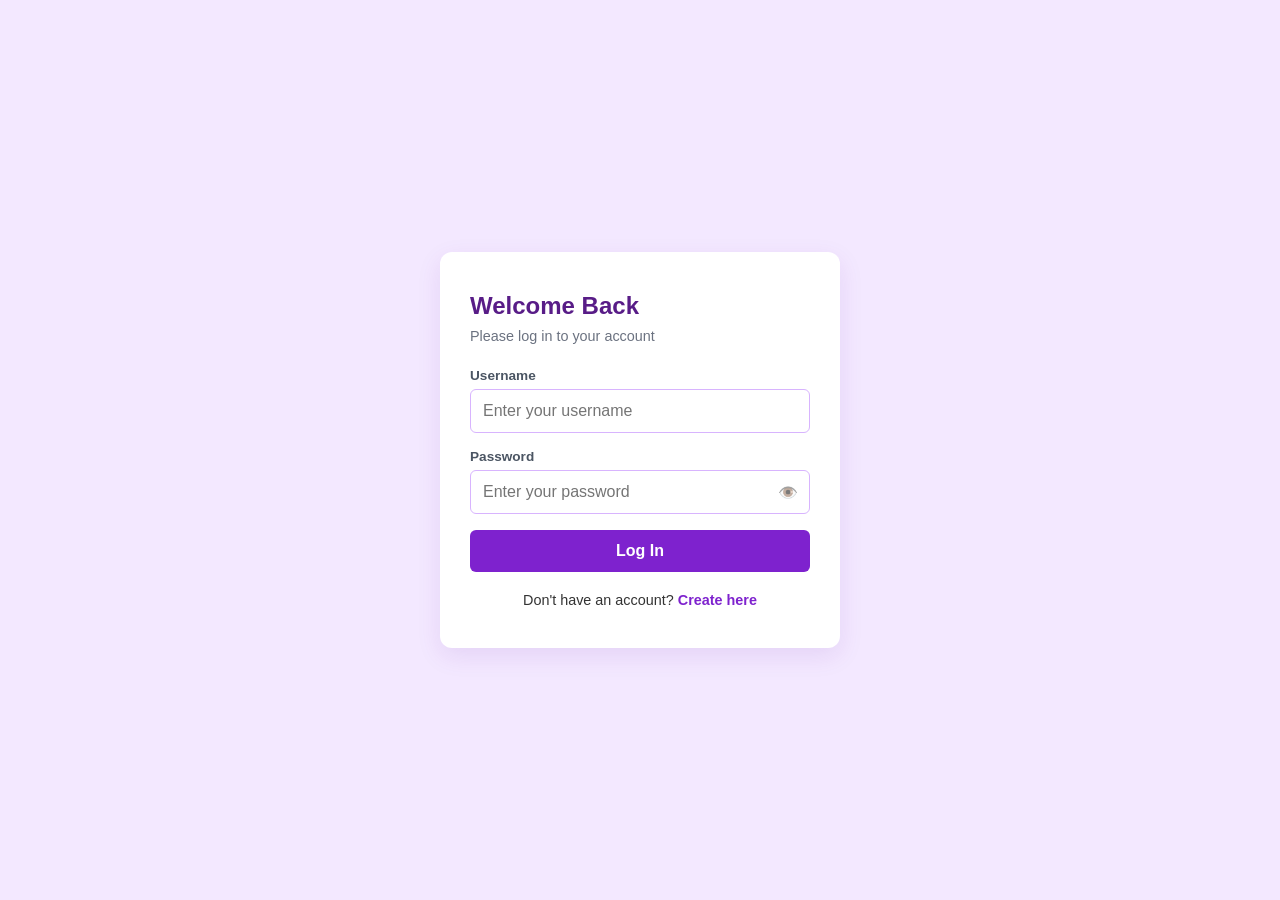
<file: main/index.html>
<!DOCTYPE html>
<html lang="en">
<head>
    <meta charset="UTF-8">
    <meta name="viewport" content="width=device-width, initial-scale=1.0">
    <title>Login System</title>
    <link rel="stylesheet" href="style.css">
</head>
<body>
    <div class="container">
        <h2>Welcome Back</h2>
        <p class="subtitle">Please log in to your account</p>
        
        <form id="login-form">
            <div class="input-group">
                <label for="login-username">Username</label>
                <input type="text" id="login-username" placeholder="Enter your username" required>
            </div>
            
            <div class="input-group">
                <label for="login-password">Password</label>
                <div class="password-wrapper">
                    <input type="password" id="login-password" placeholder="Enter your password" required>
                    <span class="toggle-password" id="toggle-login-password">👁️</span>
                </div>
            </div>

            <p id="login-error" class="error-message"></p>
            
            <button type="submit" class="primary-btn">Log In</button>
        </form>

        <p class="footer-text">Don't have an account? <a href="register.html" class="highlight-link">Create here</a></p>
    </div>

    <script src="script.js"></script>
</body>
</html>
</file>
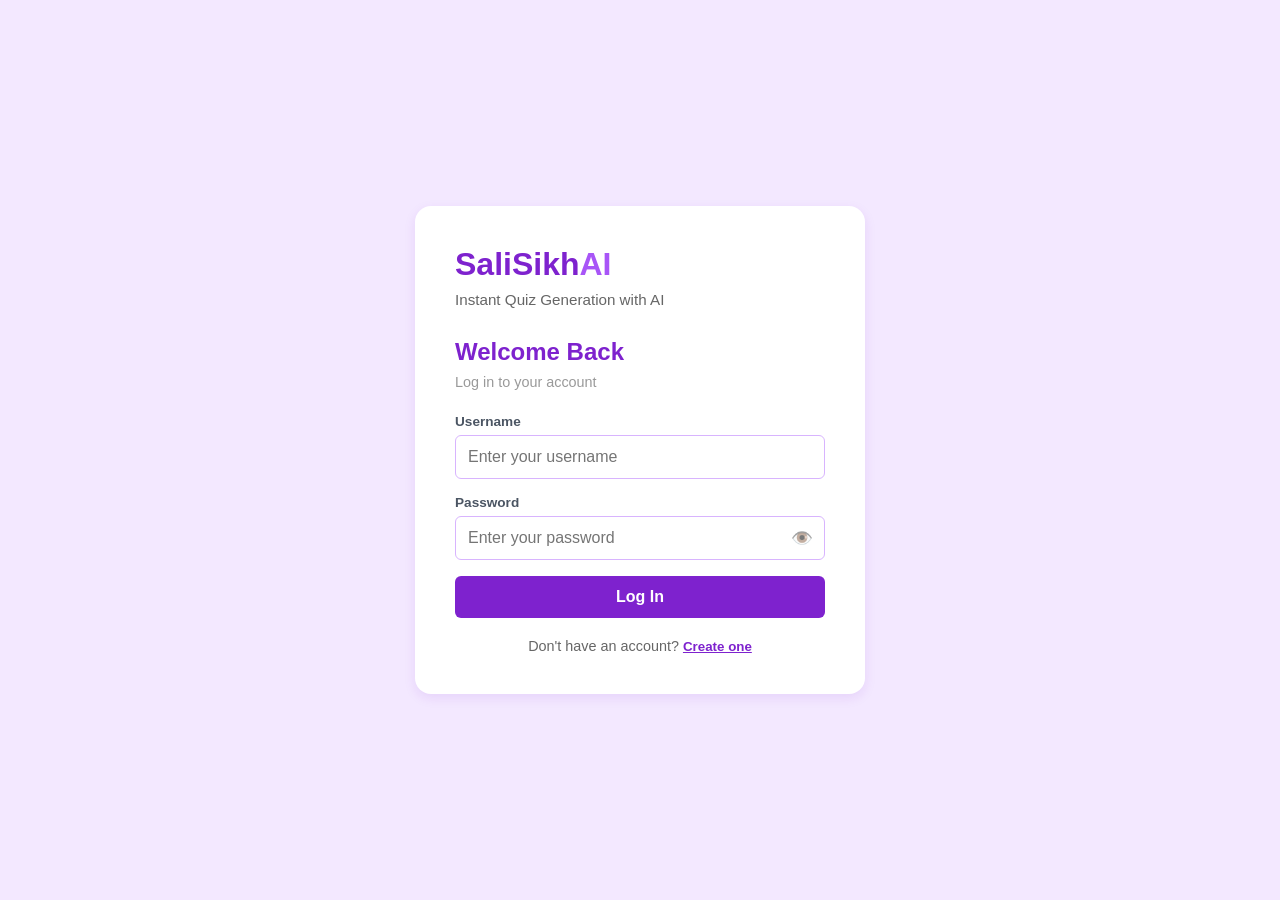
<file: static/index.html>
<!DOCTYPE html>
<html lang="en">
<head>
    <meta charset="UTF-8">
    <meta name="viewport" content="width=device-width, initial-scale=1.0">
    <meta name="theme-color" content="#7e22ce">
    <meta name="description" content="SaliSikhay - AI-Powered Quiz Generation Platform">
    <title>SaliSikhAI - Quiz Generator</title>
    <link rel="manifest" href="/manifest.json">
    <link rel="icon" type="image/png" href="data:image/svg+xml,<svg xmlns='http://www.w3.org/2000/svg' viewBox='0 0 192 192'><rect fill='%237e22ce' width='192' height='192'/><text x='96' y='140' font-size='100' font-weight='bold' text-anchor='middle' fill='white'>Q</text></svg>">
    <link rel="stylesheet" href="/static/style.css">
</head>
<body class="auth-body">
    <div class="auth-container">
        <div class="auth-card">
            <div class="logo-section">
                <h1>SaliSikh<span>AI</span></h1>
                <p class="tagline">Instant Quiz Generation with AI</p>
            </div>

            <!-- Login Form -->
            <div id="login-section" class="auth-form active">
                <h2>Welcome Back</h2>
                <p class="subtitle">Log in to your account</p>
                
                <form id="login-form">
                    <div class="input-group">
                        <label for="login-username">Username</label>
                        <input type="text" id="login-username" placeholder="Enter your username" required>
                    </div>
                    
                    <div class="input-group">
                        <label for="login-password">Password</label>
                        <div class="password-wrapper">
                            <input type="password" id="login-password" placeholder="Enter your password" required>
                            <span class="toggle-password" id="toggle-login-password">👁️</span>
                        </div>
                    </div>

                    <p id="login-error" class="error-message"></p>
                    <button type="submit" class="primary-btn">Log In</button>
                </form>

                <p class="auth-switch">Don't have an account? <button class="link-btn" onclick="switchForm('register')">Create one</button></p>
            </div>

            <!-- Register Form -->
            <div id="register-section" class="auth-form">
                <h2>Create Account</h2>
                <p class="subtitle">Join SaliSikhayAI today</p>
                
                <form id="register-form">
                    <div class="input-group">
                        <label for="reg-username">Username</label>
                        <input type="text" id="reg-username" placeholder="Choose a username" required>
                    </div>

                    <div class="input-group">
                        <label for="reg-email">Email</label>
                        <input type="email" id="reg-email" placeholder="Enter your email" required>
                    </div>
                    
                    <div class="input-group">
                        <label for="reg-password">Password</label>
                        <div class="password-wrapper">
                            <input type="password" id="reg-password" placeholder="Min. 8 characters" required>
                            <span class="toggle-password" id="toggle-reg-password">👁️</span>
                        </div>
                    </div>

                    <p id="reg-error" class="error-message"></p>
                    <button type="submit" class="primary-btn">Sign Up</button>
                </form>

                <p class="auth-switch">Already have an account? <button class="link-btn" onclick="switchForm('login')">Log in</button></p>
            </div>
        </div>

    </div>

    <script src="/static/app.js"></script>
</body>
</html>
</file>
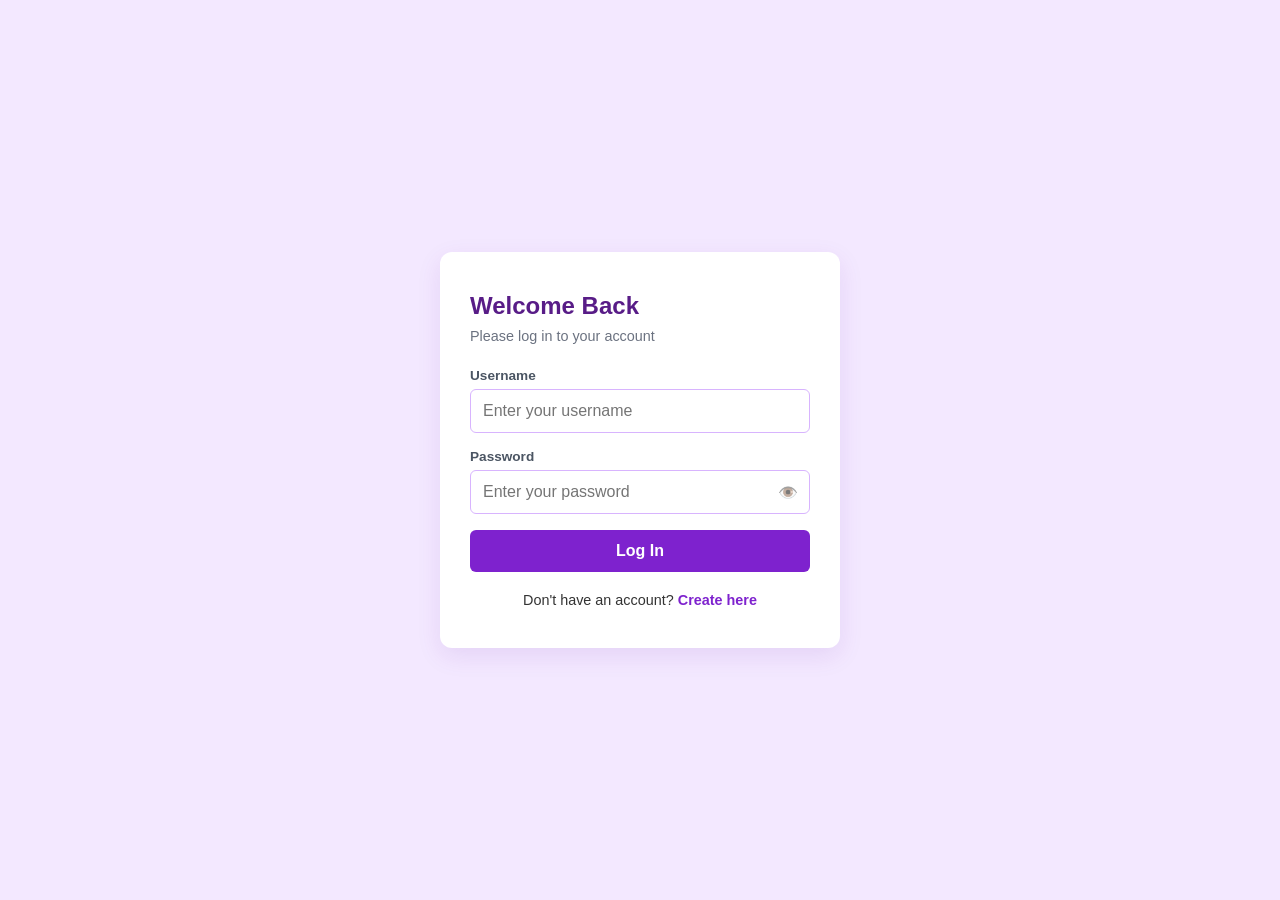
<file: main/dashboard.html>
<!DOCTYPE html>
<html lang="en">
<head>
    <meta charset="UTF-8">
    <meta name="viewport" content="width=device-width, initial-scale=1.0">
    <title>FlashAI - Dashboard</title>
    <link rel="stylesheet" href="style.css">
</head>
<body class="dashboard-body">

    <nav class="navbar">
        <div class="nav-container">
            <h1 class="logo">⚡ SalikSikh<span>AI</span></h1>
            <div class="user-profile">
                <span id="welcome-message">Welcome, User</span>
                <button id="logout-btn" class="logout-link">Log Out</button>
            </div>
        </div>
    </nav>

    <main class="dashboard-container">
        
        <section class="generator-section">
            <h2>Generate New Flashcards</h2>
            <p class="section-desc">Use our AI engine to convert topics, prompts, or documents into study material instantly.</p>
            
            <div class="generator-grid">
                <div class="gen-card prompt-box">
                    <h3>Describe your Topic</h3>
                    <form id="ai-generation-form">
                        <div class="input-group">
                            <label for="ai-prompt">What are you studying today?</label>
                            <textarea id="ai-prompt" placeholder="e.g., Photosynthesis steps, JavaScript closures, Roman Empire fall..." required></textarea>
                        </div>
                        <button type="submit" id="generate-btn" class="primary-btn">✨ Generate with AI</button>
                    </form>
                </div>

                <div class="gen-card upload-box" id="drop-zone">
                    <div class="upload-icon">📁</div>
                    <h3>Upload Documents</h3>
                    <p>Drag & drop your syllabus, PDF readings, or lecture notes here</p>
                    <span class="file-dummy-btn">Browse Files</span>
                    <input type="file" id="file-input" style="display: none;" accept=".pdf,.txt,.docx">
                </div>
            </div>
        </section>

        <hr class="section-divider">

        <section class="decks-section">
            <div class="section-header">
                <h2>Your Decks</h2>
                <span class="deck-count" id="deck-counter">0 Decks Available</span>
            </div>
            
            <div class="decks-grid" id="decks-container">
                </div>
        </section>

    </main>

    <script src="script.js"></script>
</body>
</html>
</file>
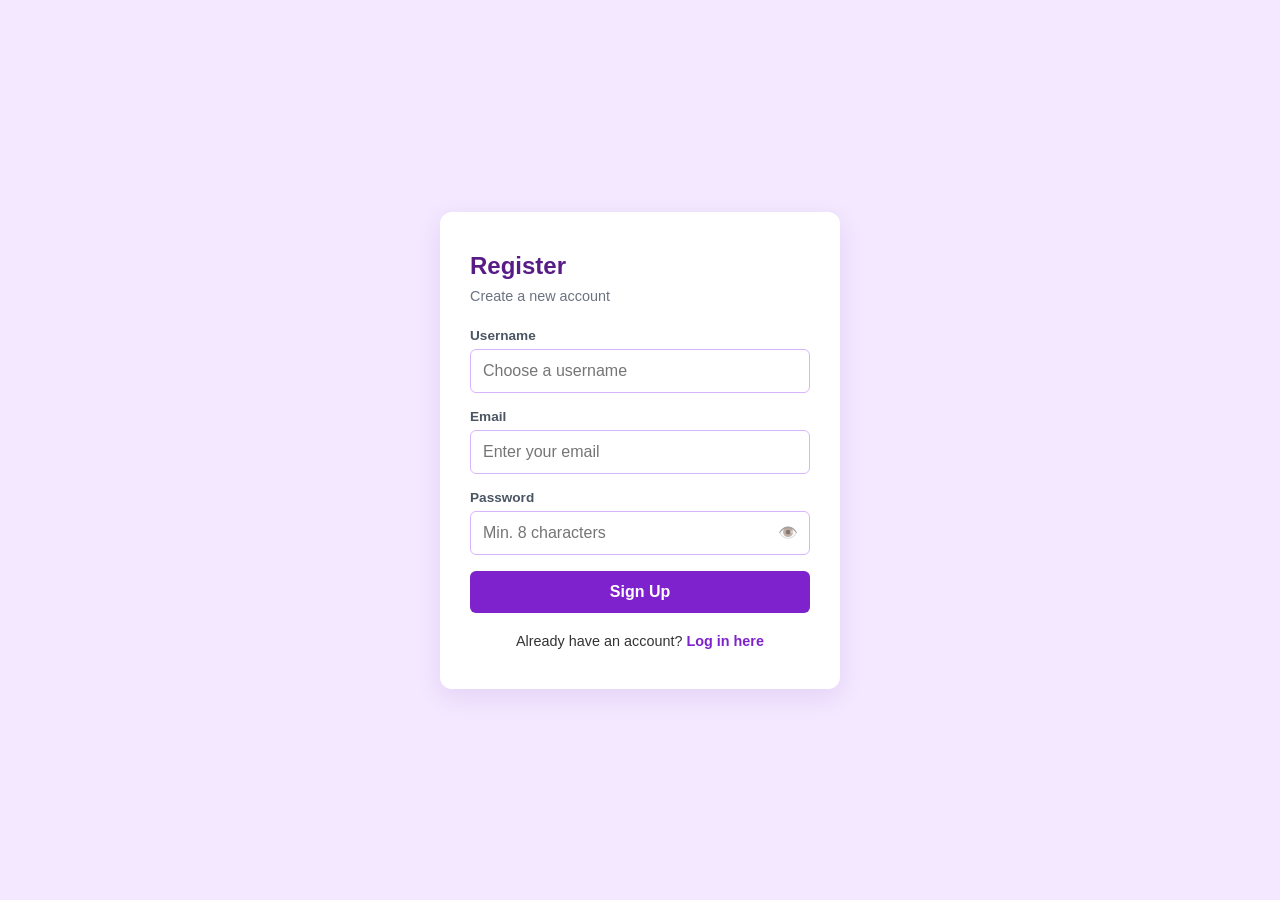
<file: main/register.html>
<!DOCTYPE html>
<html lang="en">
<head>
    <meta charset="UTF-8">
    <meta name="viewport" content="width=device-width, initial-scale=1.0">
    <title>Create an Account</title>
    <link rel="stylesheet" href="style.css">
</head>
<body>
    <div class="container">
        <h2>Register</h2>
        <p class="subtitle">Create a new account</p>
        
        <form id="register-form">
            <div class="input-group">
                <label for="reg-username">Username</label>
                <input type="text" id="reg-username" placeholder="Choose a username" required>
            </div>

            <div class="input-group">
                <label for="reg-email">Email</label>
                <input type="email" id="reg-email" placeholder="Enter your email" required>
            </div>
            
            <div class="input-group">
                <label for="reg-password">Password</label>
                <div class="password-wrapper">
                    <input type="password" id="reg-password" placeholder="Min. 8 characters" required>
                    <span class="toggle-password" id="toggle-reg-password">👁️</span>
                </div>
            </div>

            <p id="reg-error" class="error-message"></p>
            
            <button type="submit" class="primary-btn">Sign Up</button>
        </form>

        <p class="footer-text">Already have an account? <a href="index.html" class="highlight-link">Log in here</a></p>
    </div>

    <script src="script.js"></script>
</body>
</html>
</file>
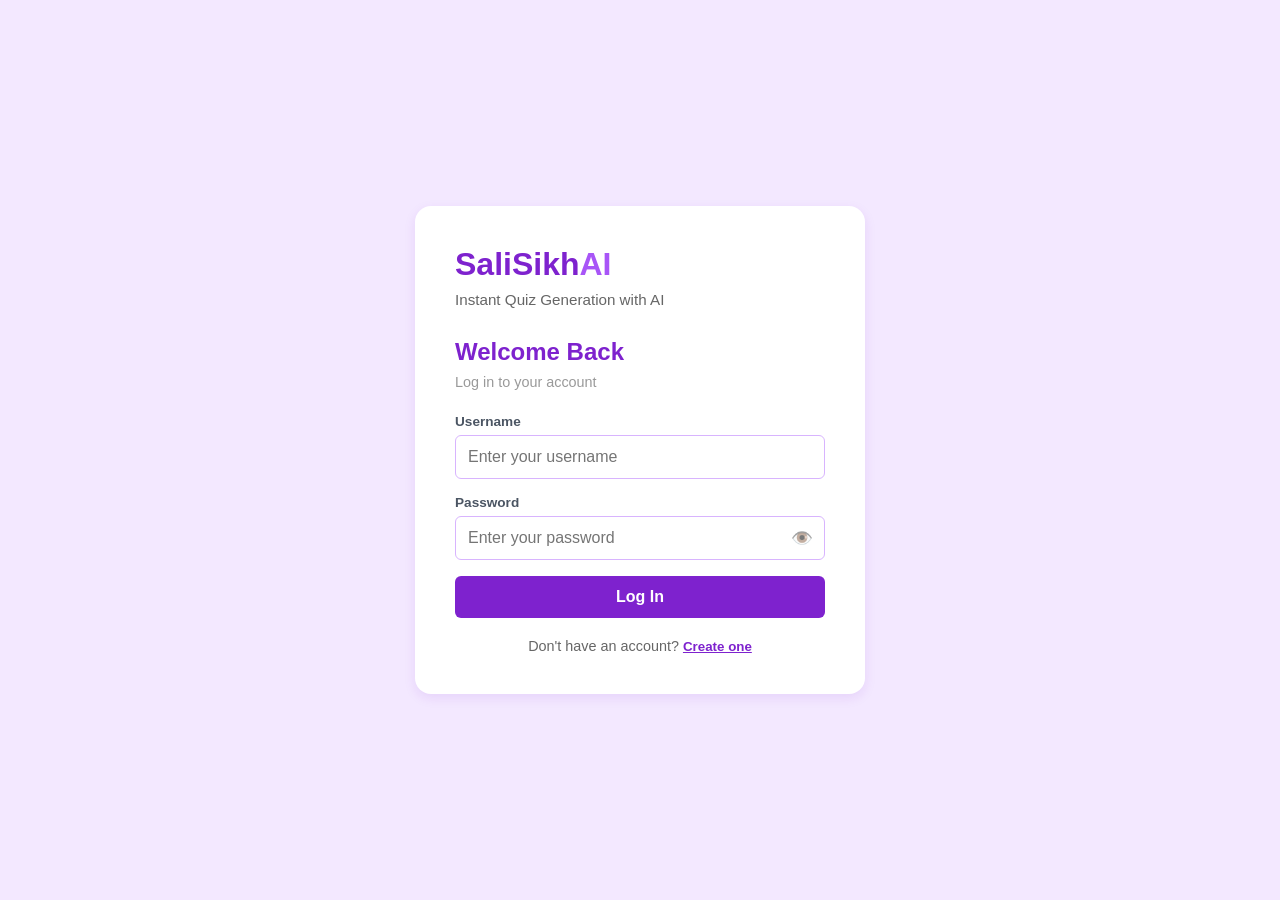
<file: static/dashboard.html>
<!DOCTYPE html>
<html lang="en">
<head>
    <meta charset="UTF-8">
    <meta name="viewport" content="width=device-width, initial-scale=1.0">
    <meta name="theme-color" content="#7e22ce">
    <title>Dashboard - SaliSikhayAI</title>
    <link rel="manifest" href="/manifest.json">
    <link rel="stylesheet" href="/static/style.css">
</head>
<body class="dashboard-body">
    <nav class="navbar">
        <div class="nav-container">
            <h1 class="logo">⚡ SaliSikh<span>AI</span></h1>
            <div class="user-profile">
                <span id="welcome-message">Welcome, User</span>
                <button id="logout-btn" class="logout-link">Log Out</button>
            </div>
        </div>
    </nav>

    <main class="dashboard-container">
        
        <section class="generator-section">
            <h2>Generate New Quizzes</h2>
            <p class="section-desc">Create study quizzes in seconds using AI or upload your documents.</p>
            
            <div class="generator-grid">
                <!-- AI Topic Generator -->
                <div class="gen-card prompt-box">
                    <h3>📝 AI Topic Generator</h3>
                    <form id="ai-generation-form">
                        <div class="input-group">
                            <label for="ai-prompt">What topic would you like to study?</label>
                            <textarea id="ai-prompt" placeholder="e.g., Photosynthesis, JavaScript Promises, World War II..." required></textarea>
                        </div>
                        <div class="input-group">
                            <label for="num-questions">Number of Questions</label>
                            <select id="num-questions" class="form-select" required>
                                <option value="">Select number of questions</option>
                                <option value="5">5 Questions</option>
                                <option value="10">10 Questions</option>
                                <option value="15">15 Questions</option>
                                <option value="20">20 Questions</option>
                            </select>
                        </div>
                        <button type="submit" id="generate-btn" class="primary-btn">✨ Generate with AI</button>
                    </form>
                </div>

            </div>

            <!-- Upload Progress -->
            <div id="upload-progress" class="upload-progress hidden">
                <div class="progress-bar">
                    <div class="progress-fill" id="progress-fill"></div>
                </div>
                <p id="progress-text">Processing...</p>
            </div>
        </section>

        <hr class="section-divider">

        <!-- Filters & Stats -->
        <section class="stats-section">
            <div class="stat-card">
                <div class="stat-value" id="total-quizzes">0</div>
                <div class="stat-label">Quizzes Created</div>
            </div>
            <div class="stat-card">
                <div class="stat-value" id="total-attempts">0</div>
                <div class="stat-label">Attempts Completed</div>
            </div>
            <div class="stat-card">
                <div class="stat-value" id="avg-score">0%</div>
                <div class="stat-label">Average Score</div>
            </div>
        </section>

        <hr class="section-divider">

        <section class="decks-section">
            <div class="section-header">
                <h2>Your Quizzes</h2>
                <div class="filter-group">
                    <select id="sort-filter" class="form-select">
                        <option value="recent">Most Recent</option>
                        <option value="oldest">Oldest First</option>
                        <option value="name">Name (A-Z)</option>
                    </select>
                </div>
            </div>
            
            <div class="decks-grid" id="decks-container">
                <div class="loading-spinner">Loading quizzes...</div>
            </div>
        </section>

    </main>

    <!-- Modal for Quiz Confirmation -->
    <div id="quiz-modal" class="modal hidden">
        <div class="modal-content">
            <button class="modal-close" onclick="closeModal()">&times;</button>
            <h3 id="modal-title">Start Quiz</h3>
            <p id="modal-description"></p>
            <div class="modal-buttons">
                <button class="secondary-btn" onclick="closeModal()">Cancel</button>
                <button class="primary-btn" id="start-quiz-btn">Start Quiz</button>
            </div>
        </div>
    </div>

    <script src="/static/app.js"></script>
    <script src="/static/dashboard.js"></script>
    <script src="/static/voice-control.js"></script>
    <script src="/static/app.js"></script>
    <script src="/static/edit-flashcards.js"></script>
    <script src="/static/voice-control.js"></script> </body>
</body>
</html>
</file>
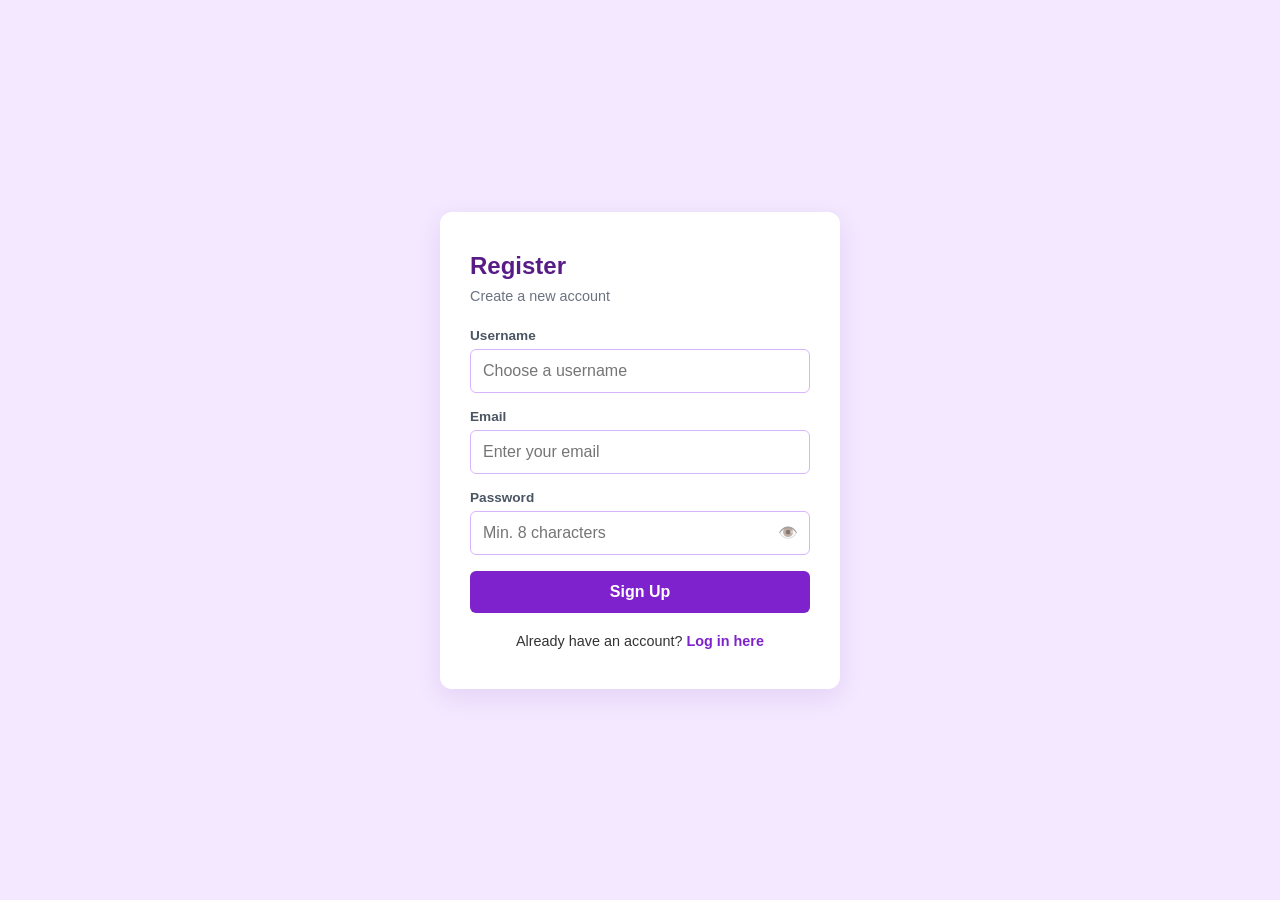
<file: SaliSikhay/SaliSikhay-Educational-System-main/main/register.html>
<!DOCTYPE html>
<html lang="en">
<head>
    <meta charset="UTF-8">
    <meta name="viewport" content="width=device-width, initial-scale=1.0">
    <title>Create an Account</title>
    <link rel="stylesheet" href="style.css">
</head>
<body>
    <div class="container">
        <h2>Register</h2>
        <p class="subtitle">Create a new account</p>
        
        <form id="register-form">
            <div class="input-group">
                <label for="reg-username">Username</label>
                <input type="text" id="reg-username" placeholder="Choose a username" required>
            </div>

            <div class="input-group">
                <label for="reg-email">Email</label>
                <input type="email" id="reg-email" placeholder="Enter your email" required>
            </div>
            
            <div class="input-group">
                <label for="reg-password">Password</label>
                <div class="password-wrapper">
                    <input type="password" id="reg-password" placeholder="Min. 8 characters" required>
                    <span class="toggle-password" id="toggle-reg-password">👁️</span>
                </div>
            </div>

            <p id="reg-error" class="error-message"></p>
            
            <button type="submit" class="primary-btn">Sign Up</button>
        </form>

        <p class="footer-text">Already have an account? <a href="login.html" class="highlight-link">Log in here</a></p>
    </div>

    <script src="script.js"></script>
</body>
</html>
</file>
<file: main/style.css>
/* Base Reset and Font */
* {
    margin: 0;
    padding: 0;
    box-sizing: border-box;
    font-family: 'Segoe UI', Tahoma, Geneva, Verdana, sans-serif;
}

/* Global Background Setup */
body {
    background-color: #f3e8ff; /* Soft lavender */
    min-height: 100vh;
    color: #333;
}

/* Login layout center helper */
body:not(.dashboard-body) {
    display: flex;
    justify-content: center;
    align-items: center;
}

/* --- AUTH PAGES CONTAINERS --- */
.container {
    background-color: #ffffff;
    width: 100%;
    max-width: 400px;
    padding: 40px 30px;
    border-radius: 12px;
    box-shadow: 0 8px 24px rgba(107, 33, 168, 0.1);
}

h2 {
    color: #581c87; /* Deep purple */
    margin-bottom: 8px;
}

.subtitle {
    color: #6b7280;
    font-size: 0.9rem;
    margin-bottom: 24px;
}

/* Form Inputs */
.input-group {
    margin-bottom: 16px;
    display: flex;
    flex-direction: column;
}

.input-group label {
    font-size: 0.85rem;
    font-weight: 600;
    margin-bottom: 6px;
    color: #4b5563;
}

.input-group input, .input-group textarea {
    padding: 12px;
    border: 1px solid #d8b4fe;
    border-radius: 6px;
    font-size: 1rem;
    outline: none;
    transition: border-color 0.3s ease;
}

.input-group textarea {
    resize: none;
    height: 90px;
    font-size: 0.95rem;
}

.input-group input:focus, .input-group textarea:focus {
    border-color: #7e22ce;
}

/* Password eye wrapper */
.password-wrapper {
    position: relative;
    display: flex;
    align-items: center;
}
.password-wrapper input {
    width: 100%;
    padding-right: 40px;
}
.toggle-password {
    position: absolute;
    right: 12px;
    cursor: pointer;
    user-select: none;
    opacity: 0.6;
}

/* Global Buttons & Links */
.primary-btn {
    width: 100%;
    padding: 12px;
    background-color: #7e22ce;
    color: white;
    border: none;
    border-radius: 6px;
    font-size: 1rem;
    font-weight: bold;
    cursor: pointer;
    transition: background-color 0.2s ease;
}
.primary-btn:hover {
    background-color: #6b21a8;
}

.footer-text {
    text-align: center;
    margin-top: 20px;
    font-size: 0.9rem;
}
.highlight-link {
    color: #7e22ce;
    font-weight: bold;
    text-decoration: none;
}
.highlight-link:hover {
    text-decoration: underline;
}
.error-message {
    color: #dc2626;
    font-size: 0.85rem;
    text-align: center;
    margin-bottom: 10px;
}

/* --- DASHBOARD SPECIFIC COMPONENTS --- */
.dashboard-body {
    background-color: #f8f5fe;
}

/* Top Navbar Navbar Layout */
.navbar {
    background-color: #ffffff;
    border-bottom: 1px solid #e9d5ff;
    padding: 15px 0;
    position: sticky;
    top: 0;
    z-index: 100;
}
.nav-container {
    max-width: 1140px;
    margin: 0 auto;
    padding: 0 20px;
    display: flex;
    justify-content: space-between;
    align-items: center;
}
.logo {
    font-size: 1.5rem;
    color: #581c87;
}
.logo span {
    color: #a855f7;
}
.user-profile {
    display: flex;
    align-items: center;
    gap: 15px;
    font-weight: 500;
}
.logout-link {
    background: transparent;
    border: 1px solid #7e22ce;
    color: #7e22ce;
    padding: 6px 14px;
    border-radius: 6px;
    cursor: pointer;
    font-weight: 600;
    transition: all 0.2s;
}
.logout-link:hover {
    background-color: #f3e8ff;
}

/* Dashboard Wrapper Container */
.dashboard-container {
    max-width: 1140px;
    margin: 40px auto;
    padding: 0 20px;
}

.section-desc {
    color: #6b7280;
    margin-bottom: 24px;
}
.section-divider {
    border: 0;
    height: 1px;
    background-color: #e9d5ff;
    margin: 40px 0;
}

/* Top Generator Engine Container layout */
.generator-grid {
    display: grid;
    grid-template-columns: 1fr 1fr;
    gap: 24px;
}
@media (max-width: 768px) {
    .generator-grid { grid-template-columns: 1fr; }
}

.gen-card {
    background: white;
    border: 1px solid #e9d5ff;
    border-radius: 12px;
    padding: 24px;
    box-shadow: 0 4px 12px rgba(107, 33, 168, 0.03);
}
.gen-card h3 {
    color: #581c87;
    margin-bottom: 15px;
    font-size: 1.15rem;
}

/* File Drag Module Custom UI */
.upload-box {
    display: flex;
    flex-direction: column;
    align-items: center;
    justify-content: center;
    text-align: center;
    border: 2px dashed #c084fc;
    background-color: #faf5ff;
    cursor: pointer;
}
.upload-icon {
    font-size: 2.5rem;
    margin-bottom: 10px;
}
.upload-box p {
    font-size: 0.9rem;
    color: #6b7280;
    margin-bottom: 15px;
    max-width: 250px;
}
.file-dummy-btn {
    background: white;
    border: 1px solid #d8b4fe;
    padding: 8px 16px;
    border-radius: 6px;
    font-weight: 600;
    font-size: 0.85rem;
    color: #7e22ce;
}

/* Bottom Decks Area Components */
.section-header {
    display: flex;
    justify-content: space-between;
    align-items: center;
    margin-bottom: 20px;
}
.deck-count {
    background-color: #e9d5ff;
    color: #581c87;
    padding: 4px 12px;
    border-radius: 20px;
    font-size: 0.85rem;
    font-weight: bold;
}

/* Responsive Decks Grid */
.decks-grid {
    display: grid;
    grid-template-columns: repeat(auto-fill, minmax(300px, 1fr));
    gap: 20px;
}

/* individual Flashcard Deck design structure */
.deck-card {
    background-color: white;
    border: 1px solid #e9d5ff;
    border-radius: 10px;
    padding: 20px;
    box-shadow: 0 4px 10px rgba(0,0,0,0.02);
    display: flex;
    flex-direction: column;
    justify-content: space-between;
    min-height: 160px;
    transition: transform 0.2s, box-shadow 0.2s;
}
.deck-card:hover {
    transform: translateY(-2px);
    box-shadow: 0 6px 16px rgba(107, 33, 168, 0.08);
}
.deck-info h4 {
    color: #3b0764;
    font-size: 1.2rem;
    margin-bottom: 6px;
}
.deck-meta {
    font-size: 0.85rem;
    color: #7e22ce;
    font-weight: 600;
}
.deck-actions {
    display: flex;
    justify-content: space-between;
    align-items: center;
    margin-top: 20px;
    padding-top: 15px;
    border-top: 1px solid #f3e8ff;
}
.study-btn {
    background-color: #faf5ff;
    border: 1px solid #d8b4fe;
    color: #7e22ce;
    padding: 6px 16px;
    border-radius: 6px;
    cursor: pointer;
    font-weight: bold;
    font-size: 0.85rem;
    transition: all 0.2s;
}
.study-btn:hover {
    background-color: #7e22ce;
    color: white;
}
.delete-btn {
    background: transparent;
    border: none;
    color: #9ca3af;
    cursor: pointer;
    font-size: 1.1rem;
    padding: 5px;
    transition: color 0.2s;
}
.delete-btn:hover {
    color: #dc2626;
}

/* Empty Library Fallback Graphic Card */
.empty-state {
    grid-column: 1 / -1;
    text-align: center;
    background: white;
    border: 1px dashed #d8b4fe;
    border-radius: 12px;
    padding: 40px;
    color: #6b7280;
}
</file>
<file: static/style.css>
/* Base Reset and Font */
* {
    margin: 0;
    padding: 0;
    box-sizing: border-box;
    font-family: 'Segoe UI', Tahoma, Geneva, Verdana, sans-serif;
}

/* CSS Variables */
:root {
    --primary: #7e22ce;
    --primary-dark: #6b21a8;
    --primary-light: #a855f7;
    --secondary: #e9d5ff;
    --danger: #dc2626;
    --success: #10b981;
    --warning: #f59e0b;
    --gray-100: #f3f4f6;
    --gray-200: #e5e7eb;
    --gray-400: #9ca3af;
    --gray-600: #4b5563;
    --shadow: 0 4px 12px rgba(126, 34, 206, 0.1);
}

body {
    background-color: #f3e8ff;
    min-height: 100vh;
    color: #333;
    margin: 0;
}

/* Auth Pages */
.auth-body {
    display: flex;
    justify-content: center;
    align-items: center;
    min-height: 100vh;
    padding: 20px;
}

.auth-container {
    display: flex;
    justify-content: center;
    align-items: center;
    width: 100%;
}

@media (max-width: 768px) {
    .auth-container {
        grid-template-columns: 1fr;
        gap: 20px;
    }
}

.auth-card {
    background: white;
    padding: 40px;
    border-radius: 16px;
    box-shadow: var(--shadow);
    width: 100%;
    max-width: 450px;
}

.logo-section {
    margin-bottom: 30px;
}

.logo-section h1 {
    font-size: 2rem;
    color: var(--primary);
    margin-bottom: 8px;
}

.logo-section span {
    color: var(--primary-light);
}

.tagline {
    color: #666;
    font-size: 0.95rem;
}

.auth-form {
    display: none;
}

.auth-form.active {
    display: block;
    animation: fadeIn 0.3s ease;
}

@keyframes fadeIn {
    from {
        opacity: 0;
        transform: translateY(10px);
    }
    to {
        opacity: 1;
        transform: translateY(0);
    }
}

.auth-form h2 {
    color: var(--primary);
    margin-bottom: 8px;
}

.subtitle {
    color: #999;
    font-size: 0.9rem;
    margin-bottom: 24px;
}

.input-group {
    margin-bottom: 16px;
    display: flex;
    flex-direction: column;
}

.input-group label {
    font-size: 0.85rem;
    font-weight: 600;
    margin-bottom: 6px;
    color: var(--gray-600);
}

.input-group input,
.input-group textarea,
.input-group select {
    padding: 12px;
    border: 1px solid #d8b4fe;
    border-radius: 6px;
    font-size: 1rem;
    outline: none;
    transition: border-color 0.3s ease;
}

.input-group input:focus,
.input-group textarea:focus,
.input-group select:focus {
    border-color: var(--primary);
    box-shadow: 0 0 0 3px rgba(126, 34, 206, 0.1);
}

.input-group textarea {
    resize: none;
    height: 90px;
    font-family: inherit;
}

.password-wrapper {
    position: relative;
    display: flex;
    align-items: center;
}

.password-wrapper input {
    width: 100%;
    padding-right: 40px;
}

.toggle-password {
    position: absolute;
    right: 12px;
    cursor: pointer;
    user-select: none;
    opacity: 0.6;
    background: none;
    border: none;
    font-size: 1.1rem;
}

.toggle-password:hover {
    opacity: 1;
}

/* Buttons */
.primary-btn,
.secondary-btn {
    padding: 12px 24px;
    border: none;
    border-radius: 6px;
    font-size: 1rem;
    font-weight: 600;
    cursor: pointer;
    transition: all 0.2s ease;
    width: 100%;
}

.primary-btn {
    background-color: var(--primary);
    color: white;
}

.primary-btn:hover {
    background-color: var(--primary-dark);
    transform: translateY(-2px);
    box-shadow: 0 8px 16px rgba(126, 34, 206, 0.3);
}

.primary-btn:disabled {
    opacity: 0.6;
    cursor: not-allowed;
}

.secondary-btn {
    background-color: var(--secondary);
    color: var(--primary);
    border: 1px solid #d8b4fe;
}

.secondary-btn:hover {
    background-color: #f3e8ff;
}

.link-btn {
    background: none;
    border: none;
    color: var(--primary);
    cursor: pointer;
    font-weight: 600;
    text-decoration: underline;
}

.link-btn:hover {
    color: var(--primary-dark);
}

/* Auth Switch */
.auth-switch {
    text-align: center;
    margin-top: 20px;
    font-size: 0.9rem;
    color: #666;
}

/* Error Messages */
.error-message {
    color: var(--danger);
    font-size: 0.85rem;
    text-align: center;
    margin-bottom: 10px;
}

/* Features Section */
.features-section {
    display: grid;
    grid-template-columns: repeat(3, 1fr);
    gap: 20px;
}

@media (max-width: 768px) {
    .features-section {
        grid-template-columns: 1fr;
    }
}

.feature {
    background: white;
    padding: 20px;
    border-radius: 12px;
    text-align: center;
    box-shadow: var(--shadow);
}

.feature-icon {
    font-size: 2rem;
    display: block;
    margin-bottom: 10px;
}

.feature h3 {
    color: var(--primary);
    margin-bottom: 8px;
}

.feature p {
    color: #666;
    font-size: 0.9rem;
}

/* Dashboard */
.dashboard-body {
    background-color: #f8f5fe;
}

.navbar {
    background-color: white;
    border-bottom: 1px solid var(--secondary);
    padding: 15px 0;
    position: sticky;
    top: 0;
    z-index: 100;
    box-shadow: 0 2px 4px rgba(0, 0, 0, 0.05);
}

.nav-container {
    max-width: 1200px;
    margin: 0 auto;
    padding: 0 20px;
    display: flex;
    justify-content: space-between;
    align-items: center;
}

.logo {
    font-size: 1.5rem;
    color: var(--primary);
    margin: 0;
}

.logo span {
    color: var(--primary-light);
}

.user-profile {
    display: flex;
    align-items: center;
    gap: 15px;
}

.voice-btn {
    background: linear-gradient(135deg, #7e22ce 0%, #a855f7 100%);
    color: white;
    border: none;
    padding: 8px 16px;
    border-radius: 6px;
    cursor: pointer;
    font-weight: 600;
    font-size: 0.9rem;
    transition: all 0.3s;
    display: flex;
    align-items: center;
    gap: 6px;
}

.voice-btn:hover {
    transform: translateY(-2px);
    box-shadow: 0 4px 12px rgba(126, 34, 206, 0.3);
}

.voice-btn:active {
    transform: translateY(0);
}

.logout-link {
    background: transparent;
    border: 1px solid var(--primary);
    color: var(--primary);
    padding: 6px 14px;
    border-radius: 6px;
    cursor: pointer;
    font-weight: 600;
    transition: all 0.2s;
}

.logout-link:hover {
    background-color: #f3e8ff;
}

.dashboard-container {
    max-width: 1200px;
    margin: 40px auto;
    padding: 0 20px;
}

.section-desc {
    color: #999;
    margin-bottom: 24px;
}

.section-divider {
    border: 0;
    height: 1px;
    background-color: var(--secondary);
    margin: 40px 0;
}

/* Generator Section */
.generator-grid {
    display: grid;
    grid-template-columns: 1fr 1fr;
    gap: 24px;
}

@media (max-width: 768px) {
    .generator-grid {
        grid-template-columns: 1fr;
    }
}

.gen-card {
    background: white;
    border: 1px solid var(--secondary);
    border-radius: 12px;
    padding: 24px;
    box-shadow: var(--shadow);
}

.gen-card h3 {
    color: var(--primary);
    margin-bottom: 15px;
    font-size: 1.15rem;
}

.form-select {
    width: 100%;
    padding: 10px;
    border: 1px solid #d8b4fe;
    border-radius: 6px;
    background-color: white;
    cursor: pointer;
}

/* Upload Box */
.upload-box {
    display: flex;
    flex-direction: column;
    align-items: center;
    justify-content: center;
    text-align: center;
    border: 2px dashed #c084fc;
    background-color: #faf5ff;
    cursor: pointer;
    transition: background-color 0.3s ease;
    min-height: 250px;
    pointer-events: auto;
    user-select: none;
}

.upload-box:hover {
    background-color: #f3e8ff;
}

.upload-icon {
    font-size: 2.5rem;
    margin-bottom: 10px;
    pointer-events: none;
}

.upload-box p {
    font-size: 0.9rem;
    color: #999;
    margin-bottom: 15px;
    max-width: 250px;
    pointer-events: none;
}

.file-dummy-btn {
    background: white;
    border: 1px solid #d8b4fe;
    padding: 8px 16px;
    border-radius: 6px;
    font-weight: 600;
    font-size: 0.85rem;
    color: var(--primary);
    cursor: pointer;
    pointer-events: auto;
    transition: all 0.2s ease;
}

.file-dummy-btn:hover {
    background-color: #f3e8ff;
    border-color: var(--primary);
}

/* Upload Progress */
.upload-progress {
    margin-top: 20px;
    padding: 16px;
    background: white;
    border-radius: 12px;
    box-shadow: var(--shadow);
}

.upload-progress.hidden {
    display: none;
}

.progress-bar {
    width: 100%;
    height: 8px;
    background-color: #e9d5ff;
    border-radius: 4px;
    overflow: hidden;
    margin-bottom: 10px;
}

.progress-fill {
    height: 100%;
    background: linear-gradient(90deg, var(--primary), var(--primary-light));
    width: 0%;
    transition: width 0.3s ease;
}

.progress-text {
    font-size: 0.9rem;
    color: #666;
}

/* Stats Section */
.stats-section {
    display: grid;
    grid-template-columns: repeat(3, 1fr);
    gap: 20px;
}

@media (max-width: 768px) {
    .stats-section {
        grid-template-columns: 1fr;
    }
}

.stat-card {
    background: white;
    padding: 20px;
    border-radius: 12px;
    text-align: center;
    box-shadow: var(--shadow);
}

.stat-value {
    font-size: 2rem;
    font-weight: 700;
    color: var(--primary);
    margin-bottom: 8px;
}

.stat-label {
    font-size: 0.9rem;
    color: #999;
}

/* Section Header */
.section-header {
    display: flex;
    justify-content: space-between;
    align-items: center;
    margin-bottom: 20px;
    flex-wrap: wrap;
    gap: 10px;
}

.filter-group {
    display: flex;
    gap: 10px;
}

/* Decks Grid */
.decks-grid {
    display: grid;
    grid-template-columns: repeat(auto-fill, minmax(300px, 1fr));
    gap: 20px;
}

@media (max-width: 768px) {
    .decks-grid {
        grid-template-columns: 1fr;
    }
}

/* Quiz Card */
.quiz-card {
    background-color: white;
    border: 1px solid var(--secondary);
    border-radius: 12px;
    padding: 20px;
    box-shadow: var(--shadow);
    display: flex;
    flex-direction: column;
    justify-content: space-between;
    min-height: 180px;
    transition: transform 0.2s, box-shadow 0.2s;
}

.quiz-card:hover {
    transform: translateY(-4px);
    box-shadow: 0 8px 20px rgba(126, 34, 206, 0.15);
}

.quiz-badge {
    display: inline-block;
    background-color: var(--secondary);
    color: var(--primary);
    padding: 4px 10px;
    border-radius: 4px;
    font-size: 0.75rem;
    font-weight: 600;
    margin-bottom: 10px;
    width: fit-content;
}

.quiz-info h4 {
    color: #3b0764;
    font-size: 1.1rem;
    margin: 10px 0;
    line-height: 1.4;
}

.quiz-meta {
    font-size: 0.85rem;
    color: var(--primary);
    font-weight: 600;
}

.quiz-date {
    font-size: 0.8rem;
    color: #999;
    margin-top: 8px;
}

.quiz-actions {
    display: flex;
    justify-content: space-between;
    align-items: center;
    margin-top: 15px;
    padding-top: 15px;
    border-top: 1px solid var(--secondary);
    gap: 10px;
}

.study-btn {
    flex: 1;
    background-color: #faf5ff;
    border: 1px solid #d8b4fe;
    color: var(--primary);
    padding: 8px 16px;
    border-radius: 6px;
    cursor: pointer;
    font-weight: 600;
    font-size: 0.85rem;
    transition: all 0.2s;
}

.study-btn:hover {
    background-color: var(--primary);
    color: white;
}

.edit-btn {
    background-color: #fef3c7;
    border: 1px solid #fbbf24;
    color: #d97706;
    padding: 8px 12px;
    border-radius: 6px;
    cursor: pointer;
    font-weight: 600;
    font-size: 0.85rem;
    transition: all 0.2s;
}

.edit-btn:hover {
    background-color: #fbbf24;
    color: white;
    transform: translateY(-2px);
}

.delete-btn {
    background: transparent;
    border: none;
    color: #9ca3af;
    cursor: pointer;
    font-size: 1.1rem;
    padding: 5px;
    transition: color 0.2s;
}

.delete-btn:hover {
    color: var(--danger);
}

/* Empty State */
.empty-state {
    grid-column: 1 / -1;
    text-align: center;
    background: white;
    border: 1px dashed #d8b4fe;
    border-radius: 12px;
    padding: 40px;
    color: #999;
}

/* Loading Spinner */
.loading-spinner {
    grid-column: 1 / -1;
    text-align: center;
    padding: 40px;
    color: var(--primary);
}

/* Modal */
.modal {
    position: fixed;
    top: 0;
    left: 0;
    width: 100%;
    height: 100%;
    background: rgba(0, 0, 0, 0.5);
    display: flex;
    align-items: center;
    justify-content: center;
    z-index: 1000;
}

.modal.hidden {
    display: none;
}

.modal-content {
    background: white;
    padding: 30px;
    border-radius: 12px;
    max-width: 400px;
    width: 90%;
    position: relative;
    animation: slideUp 0.3s ease;
}

@keyframes slideUp {
    from {
        transform: translateY(50px);
        opacity: 0;
    }
    to {
        transform: translateY(0);
        opacity: 1;
    }
}

.modal-close {
    position: absolute;
    top: 10px;
    right: 10px;
    background: none;
    border: none;
    font-size: 1.5rem;
    cursor: pointer;
    color: #999;
}

.modal-content h3 {
    color: var(--primary);
    margin-bottom: 10px;
}

.modal-content p {
    color: #666;
    margin-bottom: 20px;
}

.modal-buttons {
    display: flex;
    gap: 10px;
}

.modal-buttons button {
    flex: 1;
}

/* Quiz Page */
.quiz-body {
    background-color: #f8f5fe;
}

.quiz-navbar {
    background-color: white;
    border-bottom: 1px solid var(--secondary);
    padding: 15px 0;
    position: sticky;
    top: 0;
    z-index: 100;
}

.quiz-nav-container {
    max-width: 1200px;
    margin: 0 auto;
    padding: 0 20px;
    display: flex;
    justify-content: space-between;
    align-items: center;
}

.back-btn {
    background: transparent;
    border: none;
    color: var(--primary);
    cursor: pointer;
    font-weight: 600;
    padding: 6px 12px;
}

.back-btn:hover {
    background-color: var(--secondary);
    border-radius: 6px;
}

.quiz-timer {
    font-size: 1.1rem;
    color: var(--primary);
    font-weight: 600;
}

.quiz-container {
    display: grid;
    grid-template-columns: 1fr 250px;
    gap: 20px;
    max-width: 1200px;
    margin: 20px auto;
    padding: 0 20px;
}

@media (max-width: 768px) {
    .quiz-container {
        grid-template-columns: 1fr;
    }
}

.quiz-content {
    background: white;
    padding: 30px;
    border-radius: 12px;
    box-shadow: var(--shadow);
}

.progress-section {
    margin-bottom: 30px;
}

.progress-bar {
    width: 100%;
    height: 8px;
    background-color: #e9d5ff;
    border-radius: 4px;
    overflow: hidden;
    margin-bottom: 10px;
}

.progress-fill {
    height: 100%;
    background: linear-gradient(90deg, var(--primary), var(--primary-light));
    width: 0%;
    transition: width 0.3s ease;
}

.progress-text {
    font-size: 0.9rem;
    color: #999;
}

.question-section {
    margin: 40px 0;
}

.question-badge {
    display: inline-block;
    background-color: var(--secondary);
    color: var(--primary);
    padding: 6px 12px;
    border-radius: 6px;
    font-size: 0.8rem;
    font-weight: 600;
    margin-bottom: 15px;
}

#question-text {
    color: #333;
    margin-bottom: 25px;
    line-height: 1.6;
    font-size: 1.1rem;
}

/* Options */
.options-container {
    display: flex;
    flex-direction: column;
    gap: 12px;
    margin-bottom: 30px;
}

.option-label {
    display: flex;
    align-items: center;
    padding: 15px;
    border: 2px solid #e9d5ff;
    border-radius: 8px;
    cursor: pointer;
    transition: all 0.2s;
    background-color: white;
}

.option-label:hover {
    border-color: var(--primary-light);
    background-color: #faf5ff;
}

.option-label.selected {
    border-color: var(--primary);
    background-color: var(--secondary);
}

.option-label input[type="radio"] {
    margin-right: 12px;
    cursor: pointer;
    width: 18px;
    height: 18px;
}

.answer-feedback {
    padding: 15px;
    border-radius: 8px;
    margin: 20px 0;
    display: none;
}

.answer-feedback.hidden {
    display: none;
}

.answer-feedback.show {
    display: block;
}

/* Quiz Controls */
.quiz-controls {
    display: flex;
    gap: 10px;
    margin-top: 30px;
}

.quiz-controls button {
    flex: 1;
}

/* Question Navigator */
.question-navigator {
    background: white;
    padding: 20px;
    border-radius: 12px;
    box-shadow: var(--shadow);
    height: fit-content;
    position: sticky;
    top: 80px;
}

.question-navigator h4 {
    color: var(--primary);
    margin-bottom: 15px;
}

.navigator-grid {
    display: grid;
    grid-template-columns: repeat(4, 1fr);
    gap: 8px;
}

@media (max-width: 768px) {
    .navigator-grid {
        grid-template-columns: repeat(5, 1fr);
    }
}

.nav-btn {
    aspect-ratio: 1;
    border: 2px solid #e9d5ff;
    border-radius: 6px;
    background: white;
    color: var(--primary);
    cursor: pointer;
    font-weight: 600;
    transition: all 0.2s;
}

.nav-btn:hover {
    border-color: var(--primary);
}

.nav-btn.current {
    background-color: var(--primary);
    color: white;
    border-color: var(--primary);
}

.nav-btn.answered {
    background-color: var(--secondary);
    border-color: var(--primary);
}

/* Results Page */
.results-body {
    background-color: #f8f5fe;
}

.results-container {
    max-width: 800px;
    margin: 30px auto;
    padding: 0 20px;
}

.results-card {
    background: white;
    padding: 40px;
    border-radius: 16px;
    box-shadow: var(--shadow);
}

.score-display {
    text-align: center;
    margin-bottom: 40px;
}

.score-circle {
    width: 200px;
    height: 200px;
    margin: 0 auto 20px;
    border-radius: 50%;
    display: flex;
    align-items: center;
    justify-content: center;
    background: linear-gradient(135deg, var(--primary), var(--primary-light));
    box-shadow: 0 8px 20px rgba(126, 34, 206, 0.3);
}

.score-inner {
    text-align: center;
    color: white;
}

.score-number {
    font-size: 3.5rem;
    font-weight: bold;
    display: block;
}

.score-percent {
    font-size: 1.5rem;
    font-weight: 600;
}

#result-message {
    color: var(--primary);
    margin-bottom: 8px;
}

#result-subtitle {
    color: #999;
}

/* Results Stats */
.results-stats {
    display: grid;
    grid-template-columns: repeat(3, 1fr);
    gap: 20px;
    margin: 30px 0;
    padding: 20px 0;
    border-top: 1px solid var(--secondary);
    border-bottom: 1px solid var(--secondary);
}

@media (max-width: 768px) {
    .results-stats {
        grid-template-columns: 1fr;
    }
}

.stat-item {
    text-align: center;
}

.stat-label {
    font-size: 0.9rem;
    color: #999;
    display: block;
    margin-bottom: 8px;
}

.stat-value {
    font-size: 1.5rem;
    font-weight: 700;
    color: var(--primary);
}

/* Detailed Results */
.detailed-results {
    margin-top: 30px;
}

.detailed-results h3 {
    color: var(--primary);
    margin-bottom: 20px;
}

.results-list {
    display: flex;
    flex-direction: column;
    gap: 12px;
}

.result-item {
    padding: 15px;
    border: 2px solid #e9d5ff;
    border-radius: 8px;
    background-color: #faf5ff;
}

.result-item.correct {
    border-color: #10b981;
    background-color: #f0fdf4;
}

.result-item.incorrect {
    border-color: var(--danger);
    background-color: #fef2f2;
}

.result-question {
    display: flex;
    gap: 12px;
}

.result-icon {
    font-size: 1.3rem;
    font-weight: bold;
    min-width: 30px;
    text-align: center;
}

.result-item.correct .result-icon {
    color: #10b981;
}

.result-item.incorrect .result-icon {
    color: var(--danger);
}

.result-content {
    flex: 1;
}

.result-text {
    font-weight: 600;
    color: var(--primary);
    margin-bottom: 8px;
}

.result-answer {
    font-size: 0.9rem;
    color: #666;
}

.result-correct {
    font-size: 0.9rem;
    color: #10b981;
    margin-top: 8px;
    font-weight: 500;
}

/* Results Actions */
.results-actions {
    display: flex;
    gap: 10px;
    margin-top: 30px;
}

.results-actions button {
    flex: 1;
}

/* Notifications */
.notification {
    position: fixed;
    bottom: 20px;
    right: 20px;
    padding: 16px 24px;
    border-radius: 8px;
    color: white;
    font-weight: 600;
    z-index: 2000;
    animation: slideInRight 0.3s ease;
}

@keyframes slideInRight {
    from {
        transform: translateX(400px);
        opacity: 0;
    }
    to {
        transform: translateX(0);
        opacity: 1;
    }
}

.notification-success {
    background: var(--success);
}

.notification-error {
    background: var(--danger);
}

/* Utility Classes */
.hidden {
    display: none !important;
}

.link {
    color: var(--primary);
    text-decoration: none;
    cursor: pointer;
}

.link:hover {
    text-decoration: underline;
}

/* Mobile Optimizations */
@media (max-width: 480px) {
    .auth-card {
        padding: 20px;
    }

    .results-card {
        padding: 20px;
    }

    .quiz-content {
        padding: 15px;
    }

    .score-circle {
        width: 150px;
        height: 150px;
    }

    .score-number {
        font-size: 2.5rem;
    }

    .score-percent {
        font-size: 1.1rem;
    }
}

/* PWA Install Prompt */
.pwa-install-prompt {
    position: fixed;
    bottom: 20px;
    left: 20px;
    background: white;
    padding: 16px;
    border-radius: 12px;
    box-shadow: 0 8px 24px rgba(0, 0, 0, 0.15);
    max-width: 300px;
    z-index: 1000;
}

.pwa-install-prompt p {
    margin-bottom: 12px;
    color: #333;
}

.pwa-install-prompt button {
    width: 100%;
    padding: 10px;
    margin-bottom: 8px;
    cursor: pointer;
}


/* ===== VOICE CONTROL STYLES ===== */

#voice-control-container {
    position: fixed;
    bottom: 30px;
    right: 30px;
    z-index: 999;
    font-family: 'Segoe UI', Tahoma, Geneva, Verdana, sans-serif;
}

.voice-control-panel {
    display: flex;
    align-items: center;
    gap: 12px;
    background: white;
    padding: 12px;
    border-radius: 50px;
    box-shadow: 0 4px 20px rgba(126, 34, 206, 0.2);
    animation: slideIn 0.3s ease;
}

@keyframes slideIn {
    from {
        opacity: 0;
        transform: translateY(20px) translateX(20px);
    }
    to {
        opacity: 1;
        transform: translateY(0) translateX(0);
    }
}

.voice-mic-btn {
    background: linear-gradient(135deg, #7e22ce 0%, #a855f7 100%);
    border: none;
    border-radius: 50%;
    width: 50px;
    height: 50px;
    padding: 0;
    cursor: pointer;
    display: flex;
    align-items: center;
    justify-content: center;
    font-size: 24px;
    transition: all 0.3s ease;
    box-shadow: 0 2px 8px rgba(126, 34, 206, 0.3);
}

.voice-mic-btn:hover {
    transform: scale(1.1);
    box-shadow: 0 4px 12px rgba(126, 34, 206, 0.4);
}

.voice-mic-btn:active {
    transform: scale(0.95);
}

.voice-icon {
    display: block;
    animation: pulse 0.5s ease-in-out;
}

@keyframes pulse {
    0%, 100% { transform: scale(1); }
    50% { transform: scale(1.1); }
}

.voice-info {
    display: flex;
    flex-direction: column;
    gap: 4px;
    max-width: 250px;
}

.voice-status-badge {
    display: flex;
    align-items: center;
    gap: 6px;
    font-size: 13px;
    font-weight: 600;
    padding: 4px 8px;
    border-radius: 20px;
    white-space: nowrap;
}

.voice-status-badge.idle {
    color: #7e22ce;
    background: #f3e8ff;
}

.voice-status-badge.listening {
    color: #1976d2;
    background: #e3f2fd;
    animation: blink 1s infinite;
}

.voice-status-badge.creating {
    color: #f57c00;
    background: #fff3e0;
}

.voice-status-badge.success {
    color: #10b981;
    background: #ecfdf5;
    animation: slideIn 0.5s ease;
}

.voice-status-badge.error {
    color: #dc2626;
    background: #fee2e2;
}

@keyframes blink {
    0%, 49%, 100% { opacity: 1; }
    50%, 99% { opacity: 0.5; }
}



.voice-transcript {
    font-size: 12px;
    color: #666;
    max-height: 60px;
    overflow-y: auto;
    min-height: 18px;
    padding: 2px 4px;
}

/* Mobile responsiveness */
@media (max-width: 768px) {
    #voice-control-container {
        bottom: 20px;
        right: 20px;
    }
    
    .voice-control-panel {
        gap: 8px;
        padding: 10px;
    }
    
    .voice-mic-btn {
        width: 44px;
        height: 44px;
        font-size: 20px;
    }
    
    .voice-info {
        display: none;
    }
    
    .voice-control-panel:hover .voice-info {
        display: flex;
        position: absolute;
        bottom: 60px;
        right: 0;
        background: white;
        padding: 8px 12px;
        border-radius: 8px;
        box-shadow: 0 2px 8px rgba(0, 0, 0, 0.1);
    }
}
</file>
<file: SaliSikhay/SaliSikhay-Educational-System-main/main/style.css>
/* Base Reset and Font */
* {
    margin: 0;
    padding: 0;
    box-sizing: border-box;
    font-family: 'Segoe UI', Tahoma, Geneva, Verdana, sans-serif;
}

/* Global Background Setup */
body {
    background-color: #f3e8ff; /* Soft lavender */
    min-height: 100vh;
    color: #333;
}

/* Login layout center helper */
body:not(.dashboard-body) {
    display: flex;
    justify-content: center;
    align-items: center;
}

/* --- AUTH PAGES CONTAINERS --- */
.container {
    background-color: #ffffff;
    width: 100%;
    max-width: 400px;
    padding: 40px 30px;
    border-radius: 12px;
    box-shadow: 0 8px 24px rgba(107, 33, 168, 0.1);
}

h2 {
    color: #581c87; /* Deep purple */
    margin-bottom: 8px;
}

.subtitle {
    color: #6b7280;
    font-size: 0.9rem;
    margin-bottom: 24px;
}

/* Form Inputs */
.input-group {
    margin-bottom: 16px;
    display: flex;
    flex-direction: column;
}

.input-group label {
    font-size: 0.85rem;
    font-weight: 600;
    margin-bottom: 6px;
    color: #4b5563;
}

.input-group input, .input-group textarea {
    padding: 12px;
    border: 1px solid #d8b4fe;
    border-radius: 6px;
    font-size: 1rem;
    outline: none;
    transition: border-color 0.3s ease;
}

.input-group textarea {
    resize: none;
    height: 90px;
    font-size: 0.95rem;
}

.input-group input:focus, .input-group textarea:focus {
    border-color: #7e22ce;
}

/* Password eye wrapper */
.password-wrapper {
    position: relative;
    display: flex;
    align-items: center;
}
.password-wrapper input {
    width: 100%;
    padding-right: 40px;
}
.toggle-password {
    position: absolute;
    right: 12px;
    cursor: pointer;
    user-select: none;
    opacity: 0.6;
}

/* Global Buttons & Links */
.primary-btn {
    width: 100%;
    padding: 12px;
    background-color: #7e22ce;
    color: white;
    border: none;
    border-radius: 6px;
    font-size: 1rem;
    font-weight: bold;
    cursor: pointer;
    transition: background-color 0.2s ease;
}
.primary-btn:hover {
    background-color: #6b21a8;
}

.footer-text {
    text-align: center;
    margin-top: 20px;
    font-size: 0.9rem;
}
.highlight-link {
    color: #7e22ce;
    font-weight: bold;
    text-decoration: none;
}
.highlight-link:hover {
    text-decoration: underline;
}
.error-message {
    color: #dc2626;
    font-size: 0.85rem;
    text-align: center;
    margin-bottom: 10px;
}

/* --- DASHBOARD SPECIFIC COMPONENTS --- */
.dashboard-body {
    background-color: #f8f5fe;
}

/* Top Navbar Navbar Layout */
.navbar {
    background-color: #ffffff;
    border-bottom: 1px solid #e9d5ff;
    padding: 15px 0;
    position: sticky;
    top: 0;
    z-index: 100;
}
.nav-container {
    max-width: 1140px;
    margin: 0 auto;
    padding: 0 20px;
    display: flex;
    justify-content: space-between;
    align-items: center;
}
.logo {
    font-size: 1.5rem;
    color: #581c87;
}
.logo span {
    color: #a855f7;
}
.user-profile {
    display: flex;
    align-items: center;
    gap: 15px;
    font-weight: 500;
}
.logout-link {
    background: transparent;
    border: 1px solid #7e22ce;
    color: #7e22ce;
    padding: 6px 14px;
    border-radius: 6px;
    cursor: pointer;
    font-weight: 600;
    transition: all 0.2s;
}
.logout-link:hover {
    background-color: #f3e8ff;
}

/* Dashboard Wrapper Container */
.dashboard-container {
    max-width: 1140px;
    margin: 40px auto;
    padding: 0 20px;
}

.section-desc {
    color: #6b7280;
    margin-bottom: 24px;
}
.section-divider {
    border: 0;
    height: 1px;
    background-color: #e9d5ff;
    margin: 40px 0;
}

/* Top Generator Engine Container layout */
.generator-grid {
    display: grid;
    grid-template-columns: 1fr 1fr;
    gap: 24px;
}
@media (max-width: 768px) {
    .generator-grid { grid-template-columns: 1fr; }
}

.gen-card {
    background: white;
    border: 1px solid #e9d5ff;
    border-radius: 12px;
    padding: 24px;
    box-shadow: 0 4px 12px rgba(107, 33, 168, 0.03);
}
.gen-card h3 {
    color: #581c87;
    margin-bottom: 15px;
    font-size: 1.15rem;
}

/* File Drag Module Custom UI */
.upload-box {
    display: flex;
    flex-direction: column;
    align-items: center;
    justify-content: center;
    text-align: center;
    border: 2px dashed #c084fc;
    background-color: #faf5ff;
    cursor: pointer;
}
.upload-icon {
    font-size: 2.5rem;
    margin-bottom: 10px;
}
.upload-box p {
    font-size: 0.9rem;
    color: #6b7280;
    margin-bottom: 15px;
    max-width: 250px;
}
.file-dummy-btn {
    background: white;
    border: 1px solid #d8b4fe;
    padding: 8px 16px;
    border-radius: 6px;
    font-weight: 600;
    font-size: 0.85rem;
    color: #7e22ce;
}

/* Bottom Decks Area Components */
.section-header {
    display: flex;
    justify-content: space-between;
    align-items: center;
    margin-bottom: 20px;
}
.deck-count {
    background-color: #e9d5ff;
    color: #581c87;
    padding: 4px 12px;
    border-radius: 20px;
    font-size: 0.85rem;
    font-weight: bold;
}

/* Responsive Decks Grid */
.decks-grid {
    display: grid;
    grid-template-columns: repeat(auto-fill, minmax(300px, 1fr));
    gap: 20px;
}

/* individual Flashcard Deck design structure */
.deck-card {
    background-color: white;
    border: 1px solid #e9d5ff;
    border-radius: 10px;
    padding: 20px;
    box-shadow: 0 4px 10px rgba(0,0,0,0.02);
    display: flex;
    flex-direction: column;
    justify-content: space-between;
    min-height: 160px;
    transition: transform 0.2s, box-shadow 0.2s;
}
.deck-card:hover {
    transform: translateY(-2px);
    box-shadow: 0 6px 16px rgba(107, 33, 168, 0.08);
}
.deck-info h4 {
    color: #3b0764;
    font-size: 1.2rem;
    margin-bottom: 6px;
}
.deck-meta {
    font-size: 0.85rem;
    color: #7e22ce;
    font-weight: 600;
}
.deck-actions {
    display: flex;
    justify-content: space-between;
    align-items: center;
    margin-top: 20px;
    padding-top: 15px;
    border-top: 1px solid #f3e8ff;
}
.study-btn {
    background-color: #faf5ff;
    border: 1px solid #d8b4fe;
    color: #7e22ce;
    padding: 6px 16px;
    border-radius: 6px;
    cursor: pointer;
    font-weight: bold;
    font-size: 0.85rem;
    transition: all 0.2s;
}
.study-btn:hover {
    background-color: #7e22ce;
    color: white;
}
.delete-btn {
    background: transparent;
    border: none;
    color: #9ca3af;
    cursor: pointer;
    font-size: 1.1rem;
    padding: 5px;
    transition: color 0.2s;
}
.delete-btn:hover {
    color: #dc2626;
}

/* Empty Library Fallback Graphic Card */
.empty-state {
    grid-column: 1 / -1;
    text-align: center;
    background: white;
    border: 1px dashed #d8b4fe;
    border-radius: 12px;
    padding: 40px;
    color: #6b7280;
}
</file>
